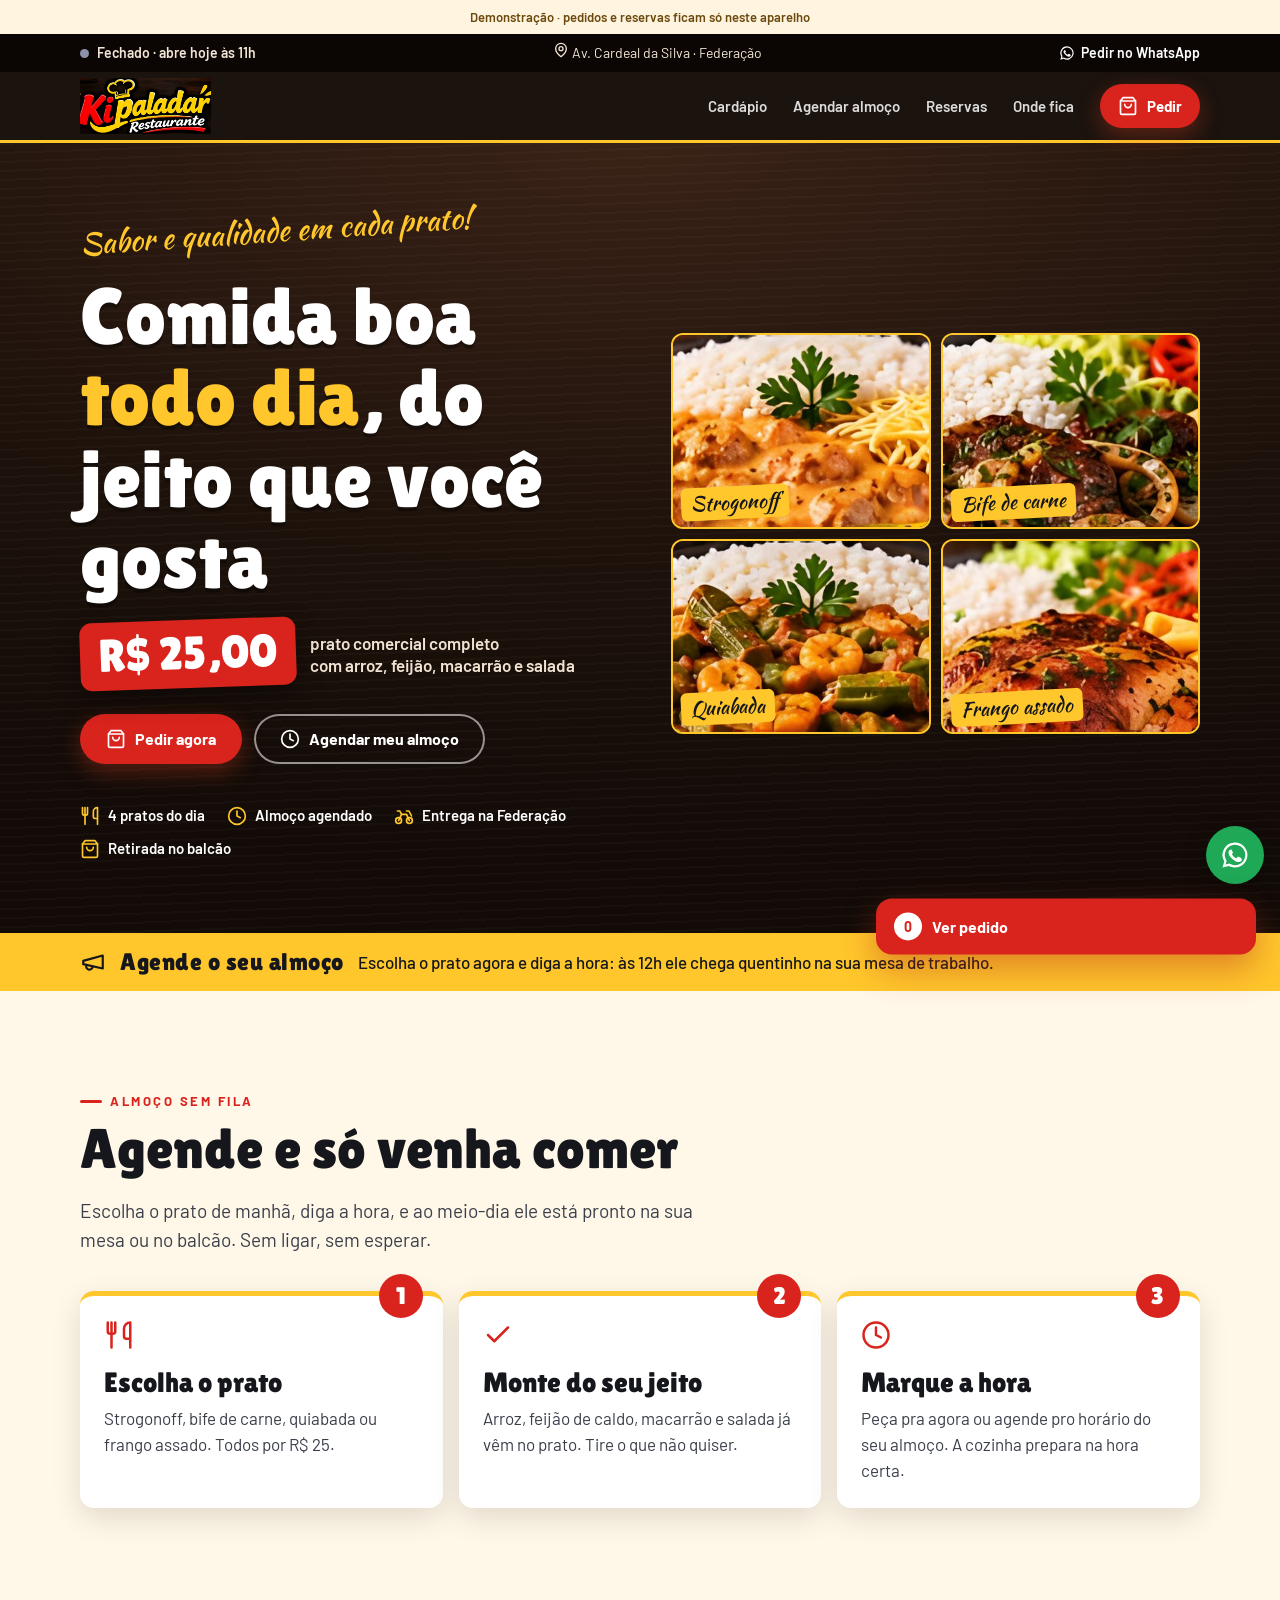
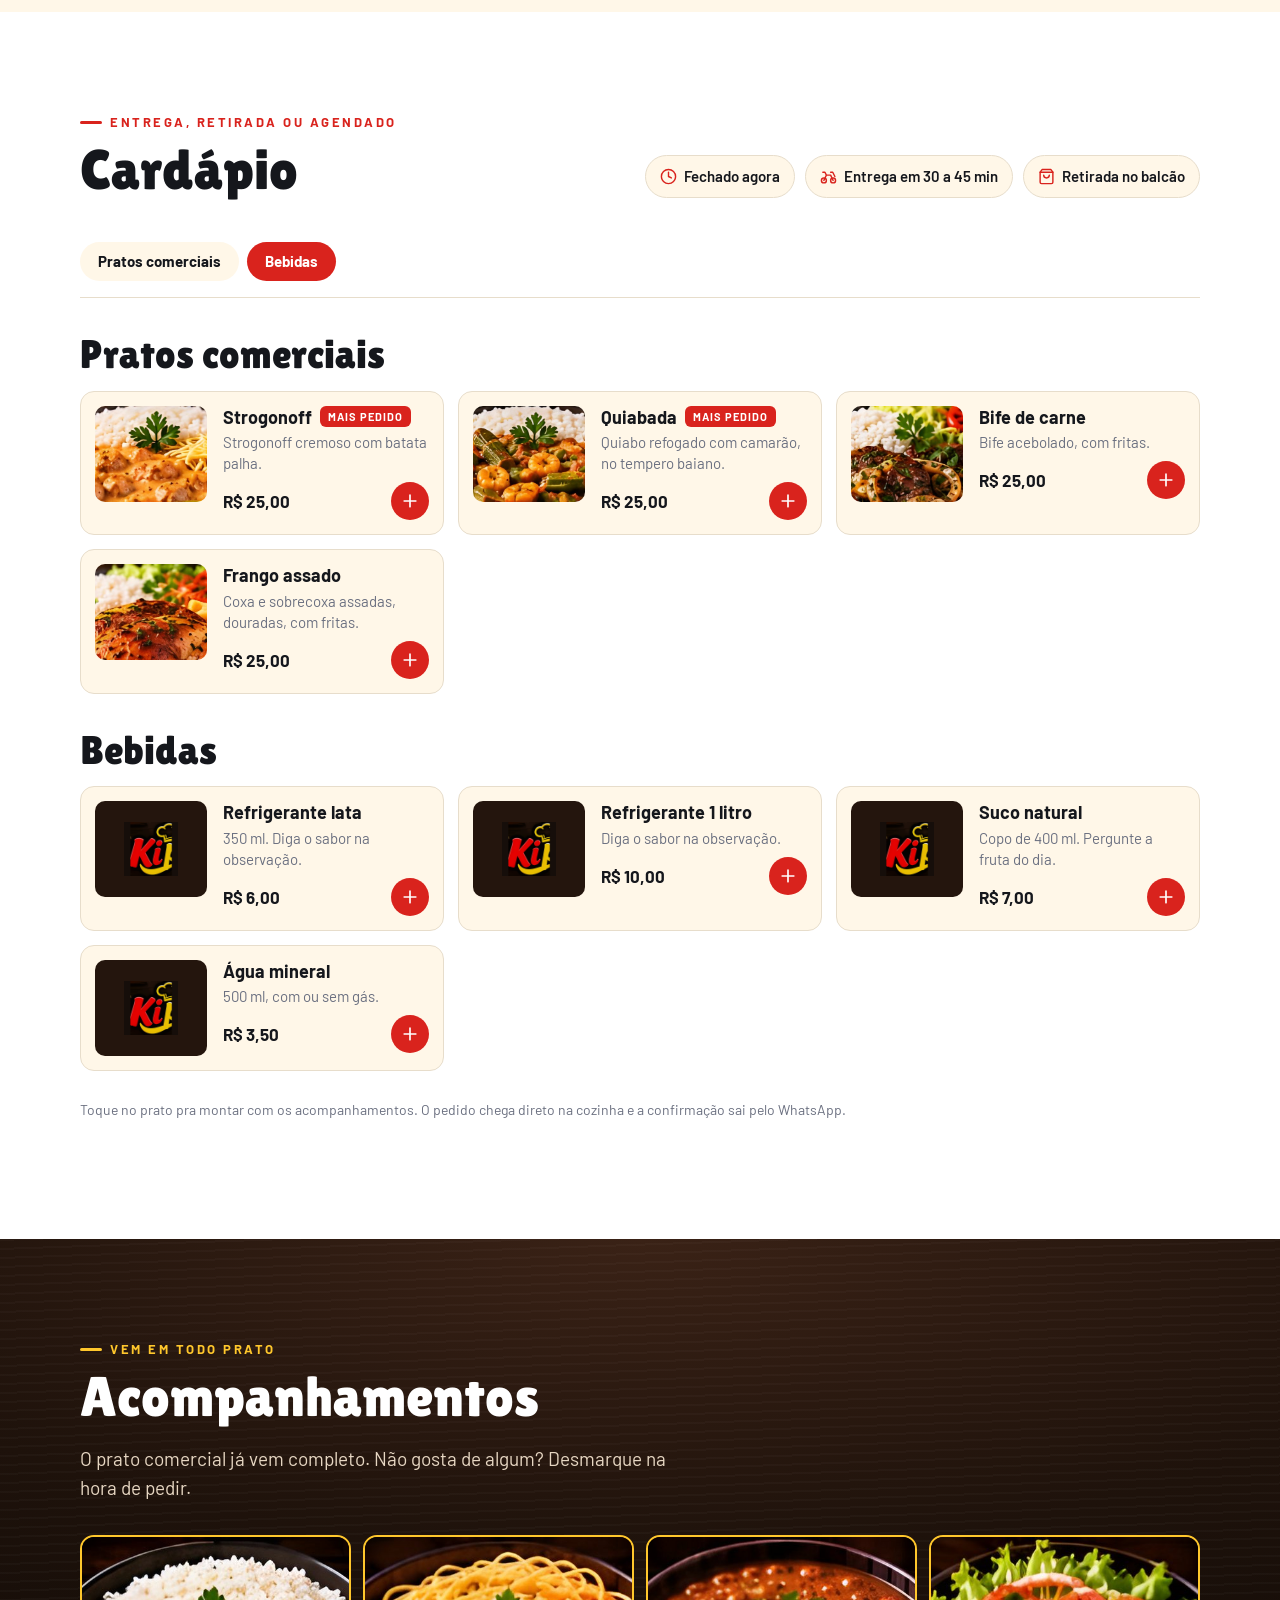
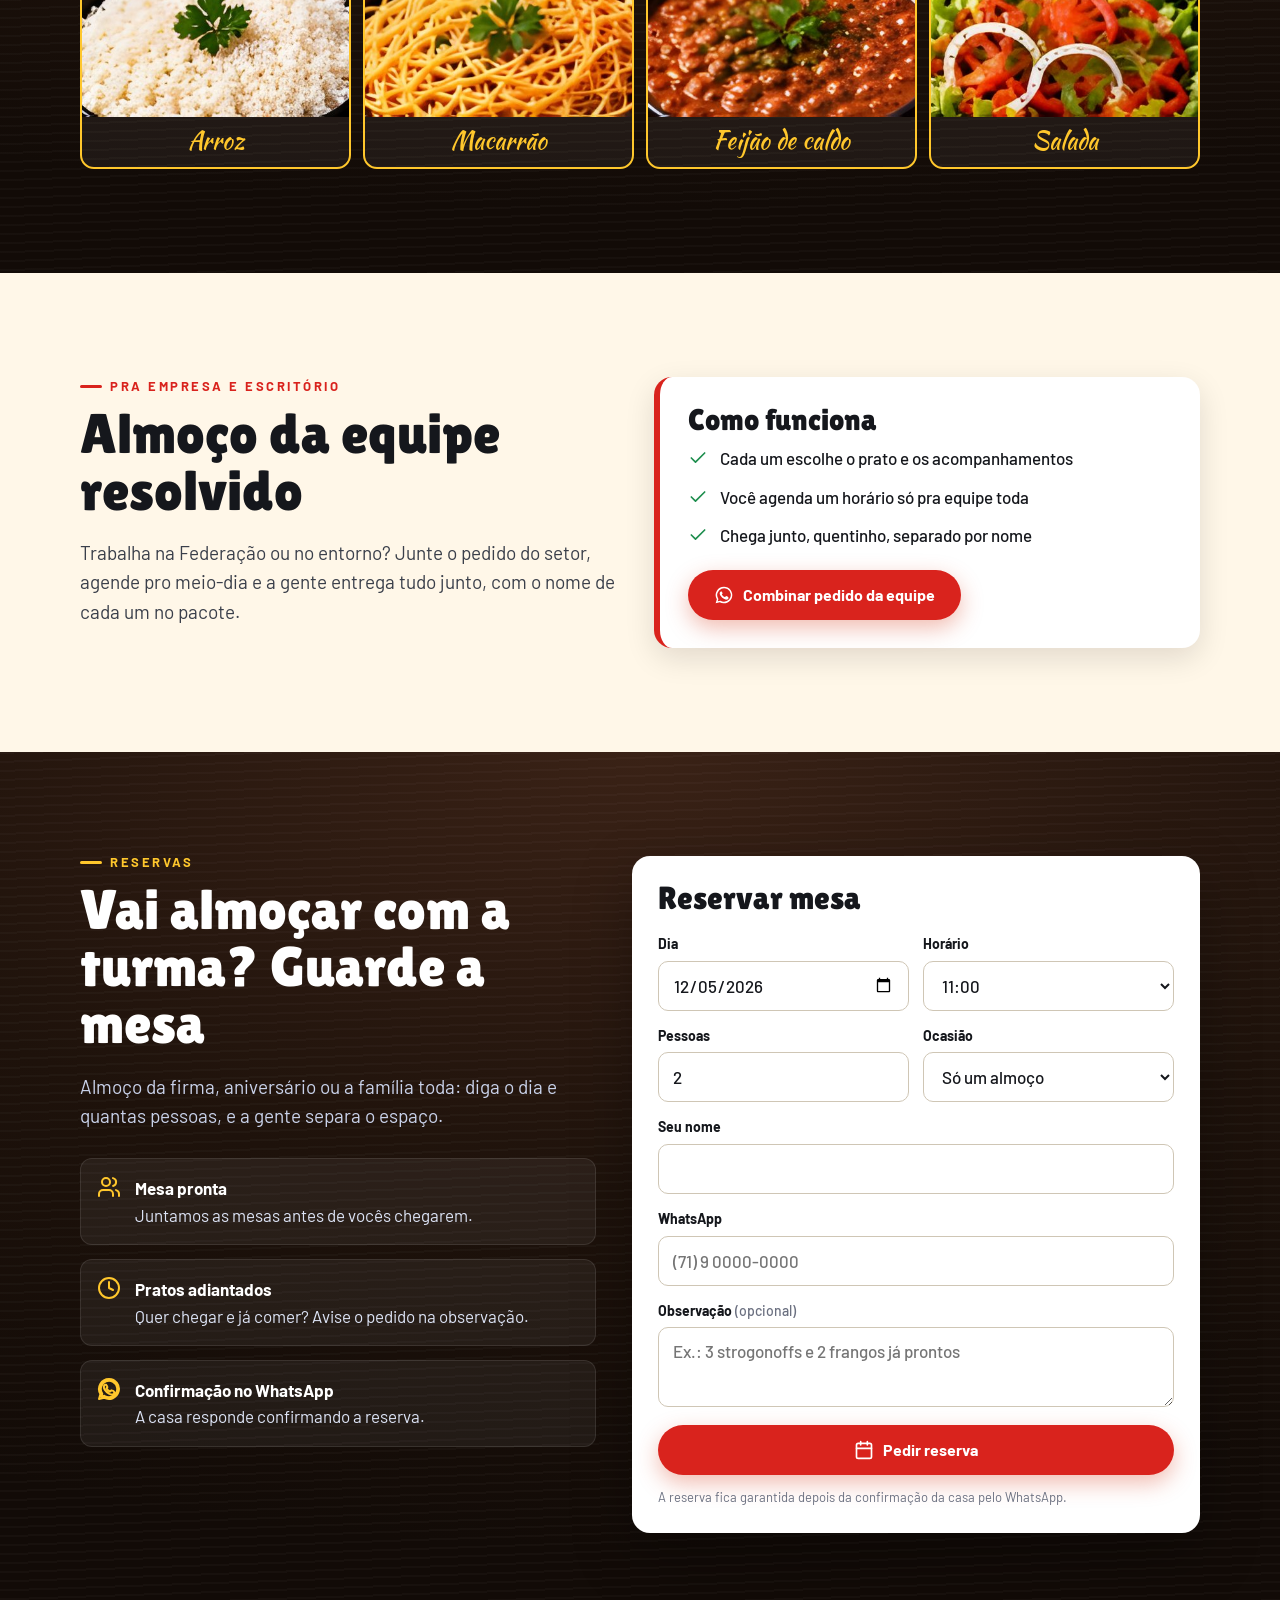
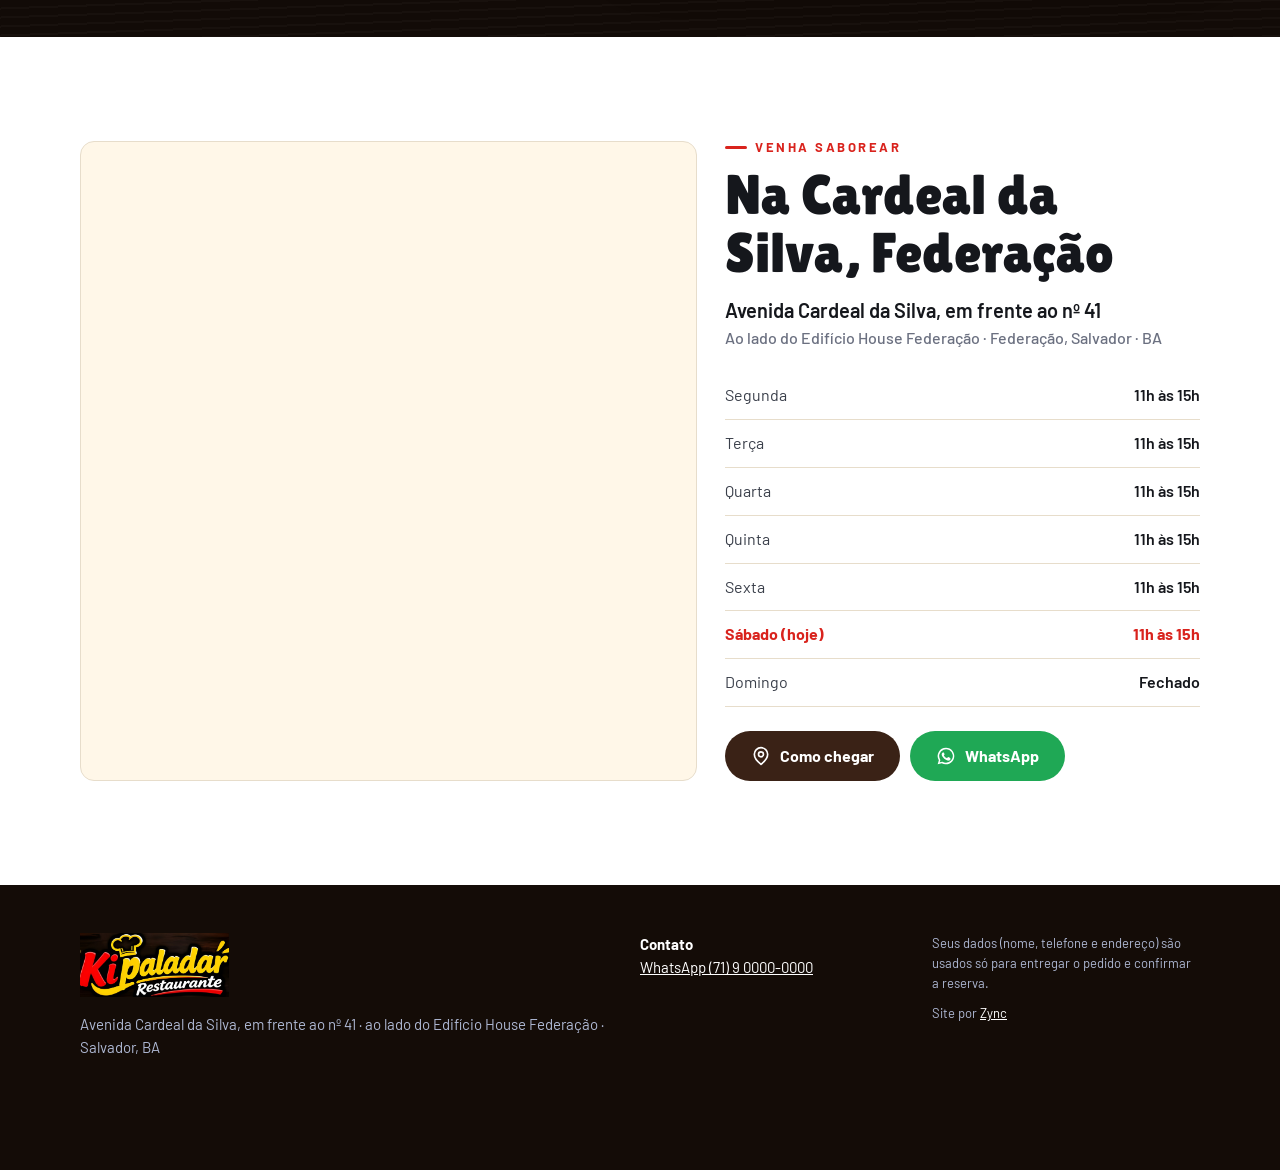
<file: index.html>
<!doctype html>
<html lang="pt-BR">
<head>
<meta charset="utf-8">
<meta name="viewport" content="width=device-width,initial-scale=1,viewport-fit=cover">
<title>Kipaladar Restaurante · Prato comercial na Federação, Salvador</title>
<meta name="description" content="Prato comercial a R$ 25 na Avenida Cardeal da Silva, Federação. Strogonoff, bife, quiabada e frango assado com arroz, feijão, macarrão e salada. Peça agora ou agende o seu almoço.">
<meta name="theme-color" content="#140C07">
<meta property="og:title" content="Kipaladar Restaurante · Comida boa todo dia">
<meta property="og:description" content="Prato comercial a R$ 25 na Federação. Peça agora ou agende o seu almoço.">
<meta property="og:image" content="fotos/og.jpg">
<meta property="og:type" content="website">
<link rel="icon" href="fotos/icone.png">
<link rel="apple-touch-icon" href="fotos/icone.png">
<link rel="preconnect" href="https://fonts.googleapis.com">
<link rel="preconnect" href="https://fonts.gstatic.com" crossorigin>
<link href="https://fonts.googleapis.com/css2?family=Barlow:wght@400;500;600;700&family=Kaushan+Script&family=Lilita+One&display=swap" rel="stylesheet">
<link rel="stylesheet" href="assets/site.css?v=20261015115218">
<script type="application/ld+json">
{"@context":"https://schema.org","@type":"Restaurant","name":"Kipaladar Restaurante","servesCuisine":["Comida caseira","Prato comercial","Comida baiana"],
"priceRange":"R$ 25","image":"fotos/og.jpg",
"address":{"@type":"PostalAddress","streetAddress":"Avenida Cardeal da Silva, em frente ao 41","addressLocality":"Salvador","addressRegion":"BA","addressCountry":"BR","description":"Federação, ao lado do Edifício House Federação"}}
</script>
</head>
<body>

<svg width="0" height="0" style="position:absolute" aria-hidden="true">
  <symbol id="i-wa" viewBox="0 0 24 24"><path d="M12 2a10 10 0 0 0-8.6 15.1L2 22l5-1.3A10 10 0 1 0 12 2Zm0 18.2a8.2 8.2 0 0 1-4.2-1.2l-.3-.2-3 .8.8-2.9-.2-.3A8.2 8.2 0 1 1 12 20.2Zm4.5-6.1c-.2-.1-1.5-.7-1.7-.8-.2-.1-.4-.1-.6.1l-.8 1c-.1.2-.3.2-.5.1a6.7 6.7 0 0 1-3.3-2.9c-.3-.4.2-.4.7-1.3.1-.2 0-.3 0-.4l-.8-1.8c-.2-.5-.4-.4-.6-.4h-.5a1 1 0 0 0-.7.3 3 3 0 0 0-.9 2.2 5.2 5.2 0 0 0 1.1 2.7 11.8 11.8 0 0 0 4.5 4c1.7.7 2.3.8 3.2.6.5-.1 1.5-.6 1.7-1.2.2-.6.2-1.1.2-1.2-.1-.1-.3-.2-.5-.3Z"/></symbol>
  <symbol id="i-fone" viewBox="0 0 24 24"><path d="M22 16.9v3a2 2 0 0 1-2.2 2 19.8 19.8 0 0 1-8.6-3.1 19.5 19.5 0 0 1-6-6A19.8 19.8 0 0 1 2.1 4.2 2 2 0 0 1 4.1 2h3a2 2 0 0 1 2 1.7c.1 1 .4 1.9.7 2.8a2 2 0 0 1-.5 2.1L8 9.9a16 16 0 0 0 6 6l1.3-1.3a2 2 0 0 1 2.1-.4c.9.3 1.8.6 2.8.7a2 2 0 0 1 1.7 2Z"/></symbol>
  <symbol id="i-pin" viewBox="0 0 24 24"><path d="M20 10c0 6-8 12-8 12s-8-6-8-12a8 8 0 0 1 16 0Z"/><circle cx="12" cy="10" r="3"/></symbol>
  <symbol id="i-relogio" viewBox="0 0 24 24"><circle cx="12" cy="12" r="10"/><path d="M12 6v6l4 2"/></symbol>
  <symbol id="i-sacola" viewBox="0 0 24 24"><path d="M6 2 3 6v14a2 2 0 0 0 2 2h14a2 2 0 0 0 2-2V6l-3-4Z"/><path d="M3 6h18M16 10a4 4 0 0 1-8 0"/></symbol>
  <symbol id="i-fogo" viewBox="0 0 24 24"><path d="M8.5 14.5A2.5 2.5 0 0 0 11 12c0-1.4-.5-2-1-3-1.1-2.1-.2-4.1 2-6 .5 2.5 2 4.9 4 6.5 2 1.6 3 3.5 3 5.5a7 7 0 1 1-14 0c0-1.2.4-2.3 1-3.3.2 1.5 1.4 2.8 2.5 2.8Z"/></symbol>
  <symbol id="i-pizza" viewBox="0 0 24 24"><path d="M15 11h.01M11 15h.01M16 16h.01"/><path d="m2 16 20 6-6-20A20 20 0 0 0 2 16"/><path d="M5.7 17.1C7 12 11.4 7.6 16.6 6.3"/></symbol>
  <symbol id="i-prato" viewBox="0 0 24 24"><path d="M3 2v7c0 1.1.9 2 2 2h2a2 2 0 0 0 2-2V2M6 2v20M21 15V2a5 5 0 0 0-5 5v6c0 1.1.9 2 2 2h3Zm0 0v7"/></symbol>
  <symbol id="i-check" viewBox="0 0 24 24"><path d="M20 6 9 17l-5-5"/></symbol>
  <symbol id="i-mais" viewBox="0 0 24 24"><path d="M12 5v14M5 12h14"/></symbol>
  <symbol id="i-menos" viewBox="0 0 24 24"><path d="M5 12h14"/></symbol>
  <symbol id="i-x" viewBox="0 0 24 24"><path d="M18 6 6 18M6 6l12 12"/></symbol>
  <symbol id="i-estrela" viewBox="0 0 24 24"><path d="m12 2 3.1 6.3 6.9 1-5 4.9 1.2 6.8L12 17.8 5.8 21l1.2-6.8-5-4.9 6.9-1Z"/></symbol>
  <symbol id="i-insta" viewBox="0 0 24 24"><rect x="2" y="2" width="20" height="20" rx="5"/><circle cx="12" cy="12" r="4"/><path d="M17.5 6.5h.01"/></symbol>
  <symbol id="i-cal" viewBox="0 0 24 24"><rect x="3" y="4" width="18" height="18" rx="2"/><path d="M16 2v4M8 2v4M3 10h18"/></symbol>
  <symbol id="i-gente" viewBox="0 0 24 24"><path d="M16 21v-2a4 4 0 0 0-4-4H6a4 4 0 0 0-4 4v2"/><circle cx="9" cy="7" r="4"/><path d="M22 21v-2a4 4 0 0 0-3-3.9M16 3.1a4 4 0 0 1 0 7.8"/></symbol>
  <symbol id="i-moto" viewBox="0 0 24 24"><circle cx="5.5" cy="17.5" r="3.5"/><circle cx="18.5" cy="17.5" r="3.5"/><path d="M15 6h3l3 6M5.5 17.5 9 10h6l3.5 7.5M9 10 7 6H4"/></symbol>
  <symbol id="i-trofeu" viewBox="0 0 24 24"><path d="M6 9H4.5a2.5 2.5 0 0 1 0-5H6M18 9h1.5a2.5 2.5 0 0 0 0-5H18M4 22h16M10 14.7V17c0 .6-.5 1-1 1.2C7.9 18.8 7 20.2 7 22M14 14.7V17c0 .6.5 1 1 1.2 1.2.6 2 2 2 3.8M18 2H6v7a6 6 0 0 0 12 0Z"/></symbol>
  <symbol id="i-jornal" viewBox="0 0 24 24"><path d="M4 22h16a2 2 0 0 0 2-2V4a2 2 0 0 0-2-2H8a2 2 0 0 0-2 2v16a2 2 0 0 1-2 2Zm0 0a2 2 0 0 1-2-2v-9c0-1.1.9-2 2-2h2M18 14h-8M15 18h-5M10 6h8v4h-8Z"/></symbol>
  <symbol id="i-presente" viewBox="0 0 24 24"><path d="M20 12v10H4V12M2 7h20v5H2zM12 22V7M12 7H7.5a2.5 2.5 0 0 1 0-5C11 2 12 7 12 7ZM12 7h4.5a2.5 2.5 0 0 0 0-5C13 2 12 7 12 7Z"/></symbol>
  <symbol id="i-megafone" viewBox="0 0 24 24"><path d="m3 11 18-5v12L3 14v-3Z"/><path d="M11.6 16.8a3 3 0 1 1-5.8-1.6"/></symbol>
  <symbol id="i-chapeu" viewBox="0 0 24 24"><path d="M6 13.9A4 4 0 0 1 7.5 6a5 5 0 0 1 9 0A4 4 0 0 1 18 13.9V20H6Z"/><path d="M6 17h12"/></symbol>
</svg>

<div class="demo-aviso" id="demo-aviso" hidden>Demonstração · pedidos e reservas ficam só neste aparelho</div>

<div class="faixa">
  <div class="wrap">
    <div class="st" id="st"><i></i><span id="st-txt">…</span></div>
    <span class="end"><svg class="ico" style="width:16px;height:16px"><use href="#i-pin"/></svg>&nbsp;Av. Cardeal da Silva · Federação</span>
    <a id="faixa-wa" target="_blank" rel="noopener"><svg class="ico cheio"><use href="#i-wa"/></svg>Pedir no WhatsApp</a>
  </div>
</div>

<header class="cab">
  <div class="wrap">
    <a class="marca" href="#topo" aria-label="Kipaladar Restaurante, início"><img src="fotos/logo.jpg" alt="Kipaladar Restaurante" width="117" height="50"></a>
    <nav class="nav" aria-label="Seções">
      <a href="#cardapio">Cardápio</a><a href="#como">Agendar almoço</a><a href="#reservas">Reservas</a><a href="#onde">Onde fica</a>
    </nav>
    <a class="btn btn-verm" href="#cardapio"><svg class="ico"><use href="#i-sacola"/></svg>Pedir</a>
  </div>
</header>

<main id="topo">

<section class="hero">
  <div class="wrap hero-in">
   <div>
    <span class="script">Sabor e qualidade em cada prato!</span>
    <h1>Comida boa <em>todo dia</em>, do jeito que você gosta</h1>
    <div class="preco-hero"><b>R$ 25,00</b><span>prato comercial completo<br>com arroz, feijão, macarrão e salada</span></div>
    <div class="acoes">
      <a class="btn btn-verm" href="#cardapio"><svg class="ico"><use href="#i-sacola"/></svg>Pedir agora</a>
      <a class="btn btn-linha" href="#como"><svg class="ico"><use href="#i-relogio"/></svg>Agendar meu almoço</a>
    </div>
    <div class="chips">
      <span><svg class="ico"><use href="#i-prato"/></svg>4 pratos do dia</span>
      <span><svg class="ico"><use href="#i-relogio"/></svg>Almoço agendado</span>
      <span><svg class="ico"><use href="#i-moto"/></svg>Entrega na Federação</span>
      <span><svg class="ico"><use href="#i-sacola"/></svg>Retirada no balcão</span>
    </div>
   </div>
   <div class="mosaico" aria-hidden="true">
     <figure><img src="fotos/strogonoff.jpg" alt=""><figcaption>Strogonoff</figcaption></figure>
     <figure><img src="fotos/bife.jpg" alt=""><figcaption>Bife de carne</figcaption></figure>
     <figure><img src="fotos/quiabada.jpg" alt=""><figcaption>Quiabada</figcaption></figure>
     <figure><img src="fotos/frango.jpg" alt=""><figcaption>Frango assado</figcaption></figure>
   </div>
  </div>
</section>

<div class="aviso" id="aviso" hidden>
  <div class="wrap"><svg class="ico"><use href="#i-megafone"/></svg><b id="aviso-t"></b><p id="aviso-x"></p></div>
</div>

<section class="sec" id="como">
  <div class="wrap">
    <div class="olho">Almoço sem fila</div>
    <h2>Agende e só venha comer</h2>
    <p class="lead">Escolha o prato de manhã, diga a hora, e ao meio-dia ele está pronto na sua mesa ou no balcão. Sem ligar, sem esperar.</p>
    <div class="passos">
      <article class="passo"><svg class="ico"><use href="#i-prato"/></svg><h3>Escolha o prato</h3><p>Strogonoff, bife de carne, quiabada ou frango assado. Todos por R$ 25.</p></article>
      <article class="passo"><svg class="ico"><use href="#i-check"/></svg><h3>Monte do seu jeito</h3><p>Arroz, feijão de caldo, macarrão e salada já vêm no prato. Tire o que não quiser.</p></article>
      <article class="passo"><svg class="ico"><use href="#i-relogio"/></svg><h3>Marque a hora</h3><p>Peça pra agora ou agende pro horário do seu almoço. A cozinha prepara na hora certa.</p></article>
    </div>
  </div>
</section>

<section class="sec" id="cardapio">
  <div class="wrap">
    <div class="cab-sec">
      <div>
        <div class="olho">Entrega, retirada ou agendado</div>
        <h2>Cardápio</h2>
      </div>
      <div class="info-entrega" id="info-entrega"></div>
    </div>
    <div class="abas" id="abas" role="tablist"></div>
    <div id="lista"></div>
    <p class="nota">Toque no prato pra montar com os acompanhamentos. O pedido chega direto na cozinha e a confirmação sai pelo WhatsApp.</p>
  </div>
</section>

<section class="sec" id="acomp">
  <div class="wrap">
    <div class="olho">Vem em todo prato</div>
    <h2>Acompanhamentos</h2>
    <p class="lead" style="color:#E6D6C2">O prato comercial já vem completo. Não gosta de algum? Desmarque na hora de pedir.</p>
    <div class="acomp-grid">
      <figure><img src="fotos/arroz.jpg" alt="Arroz branco soltinho" loading="lazy"><figcaption>Arroz</figcaption></figure>
      <figure><img src="fotos/macarrao.jpg" alt="Macarrão" loading="lazy"><figcaption>Macarrão</figcaption></figure>
      <figure><img src="fotos/feijao.jpg" alt="Feijão de caldo" loading="lazy"><figcaption>Feijão de caldo</figcaption></figure>
      <figure><img src="fotos/salada.jpg" alt="Salada de alface, tomate e cebola" loading="lazy"><figcaption>Salada</figcaption></figure>
    </div>
  </div>
</section>

<section class="sec">
  <div class="wrap firma">
    <div>
      <div class="olho">Pra empresa e escritório</div>
      <h2>Almoço da equipe resolvido</h2>
      <p class="lead">Trabalha na Federação ou no entorno? Junte o pedido do setor, agende pro meio-dia e a gente entrega tudo junto, com o nome de cada um no pacote.</p>
    </div>
    <div class="card">
      <h3>Como funciona</h3>
      <ul class="lista-check" style="margin:0 0 22px">
        <li><svg class="ico"><use href="#i-check"/></svg>Cada um escolhe o prato e os acompanhamentos</li>
        <li><svg class="ico"><use href="#i-check"/></svg>Você agenda um horário só pra equipe toda</li>
        <li><svg class="ico"><use href="#i-check"/></svg>Chega junto, quentinho, separado por nome</li>
      </ul>
      <a class="btn btn-verm" id="btn-firma" target="_blank" rel="noopener"><svg class="ico cheio"><use href="#i-wa"/></svg>Combinar pedido da equipe</a>
    </div>
  </div>
</section>

<section class="sec" id="reservas">
  <div class="wrap reserva">
    <div>
      <div class="olho">Reservas</div>
      <h2>Vai almoçar com a turma? Guarde a mesa</h2>
      <p class="lead">Almoço da firma, aniversário ou a família toda: diga o dia e quantas pessoas, e a gente separa o espaço.</p>
      <div class="beneficios">
        <div><svg class="ico"><use href="#i-gente"/></svg><span><b>Mesa pronta</b>Juntamos as mesas antes de vocês chegarem.</span></div>
        <div><svg class="ico"><use href="#i-relogio"/></svg><span><b>Pratos adiantados</b>Quer chegar e já comer? Avise o pedido na observação.</span></div>
        <div><svg class="ico"><use href="#i-wa"/></svg><span><b>Confirmação no WhatsApp</b>A casa responde confirmando a reserva.</span></div>
      </div>
    </div>
    <form class="form" id="form-reserva" novalidate>
      <h3>Reservar mesa</h3>
      <div class="campos">
        <div class="campo"><label for="r-data">Dia</label><input type="date" id="r-data" required></div>
        <div class="campo"><label for="r-hora">Horário</label><select id="r-hora" required></select></div>
        <div class="campo"><label for="r-pessoas">Pessoas</label><input type="number" id="r-pessoas" min="1" max="40" value="2" inputmode="numeric" required></div>
        <div class="campo"><label for="r-ocasiao">Ocasião</label><select id="r-ocasiao"><option value="">Só um almoço</option><option>Almoço da firma</option><option>Aniversário</option><option>Almoço em família</option><option>Outro</option></select></div>
        <div class="campo cheio"><label for="r-nome">Seu nome</label><input id="r-nome" autocomplete="name" required></div>
        <div class="campo cheio"><label for="r-fone">WhatsApp</label><input id="r-fone" type="tel" inputmode="tel" autocomplete="tel" placeholder="(71) 9 0000-0000" required></div>
        <div class="campo cheio"><label for="r-obs">Observação <span style="font-weight:500;color:var(--suave)">(opcional)</span></label><textarea id="r-obs" placeholder="Ex.: 3 strogonoffs e 2 frangos já prontos"></textarea></div>
      </div>
      <button class="btn btn-verm btn-bloco" type="submit"><svg class="ico"><use href="#i-cal"/></svg>Pedir reserva</button>
      <p class="miudo">A reserva fica garantida depois da confirmação da casa pelo WhatsApp.</p>
    </form>
  </div>
</section>

<section class="sec" id="onde">
  <div class="wrap onde">
    <div class="mapa"><iframe id="mapa" title="Mapa do Kipaladar" loading="lazy" referrerpolicy="no-referrer-when-downgrade"></iframe></div>
    <div>
      <div class="olho">Venha saborear</div>
      <h2>Na Cardeal da Silva, Federação</h2>
      <p class="endereco" id="endereco"></p>
      <table class="horas" id="horas"></table>
      <div class="contatos">
        <a class="btn btn-azul" id="btn-rota" target="_blank" rel="noopener"><svg class="ico"><use href="#i-pin"/></svg>Como chegar</a>
        <a class="btn btn-wa" id="btn-wa" target="_blank" rel="noopener"><svg class="ico cheio"><use href="#i-wa"/></svg>WhatsApp</a>
      </div>
    </div>
  </div>
</section>

</main>

<footer class="rodape">
  <div class="wrap">
    <div>
      <a class="marca" href="#topo"><img src="fotos/logo.jpg" alt="Kipaladar Restaurante" width="150" height="64"></a>
      <p style="margin-top:16px">Avenida Cardeal da Silva, em frente ao nº 41 · ao lado do Edifício House Federação · Salvador, BA</p>
    </div>
    <div>
      <p><b style="color:#fff">Contato</b></p>
      <p><a id="rod-wa" target="_blank" rel="noopener">WhatsApp</a></p>
    </div>
    <div>
      <p style="font-size:13px">Seus dados (nome, telefone e endereço) são usados só para entregar o pedido e confirmar a reserva.</p>
      <p style="font-size:13px;margin-top:10px">Site por <a href="https://zynchub.com.br" target="_blank" rel="noopener">Zync</a></p>
    </div>
  </div>
</footer>

<button class="barra" id="barra" type="button"><span><span class="qt" id="barra-qt">0</span>Ver pedido</span><span id="barra-tot"></span></button>
<a class="wa-flut" id="wa-flut" target="_blank" rel="noopener" aria-label="Falar no WhatsApp"><svg class="ico cheio"><use href="#i-wa"/></svg></a>

<div class="veu" id="veu"></div>
<aside class="gaveta" id="gaveta" aria-label="Seu pedido" aria-hidden="true">
  <div class="g-cab"><h3 id="g-titulo">Seu pedido</h3><button class="fechar" data-fechar aria-label="Fechar"><svg class="ico"><use href="#i-x"/></svg></button></div>
  <div class="g-corpo" id="g-corpo"></div>
  <div class="g-rod" id="g-rod"></div>
</aside>

<dialog id="m-item"></dialog>
<dialog id="m-ok"></dialog>
<div class="toast" id="toast"></div>

<script src="assets/config.js?v=20261015115218"></script>
<script src="assets/dados.js?v=20261015115218"></script>
<script src="assets/site.js?v=20261015115218"></script>
</body>
</html>
</file>
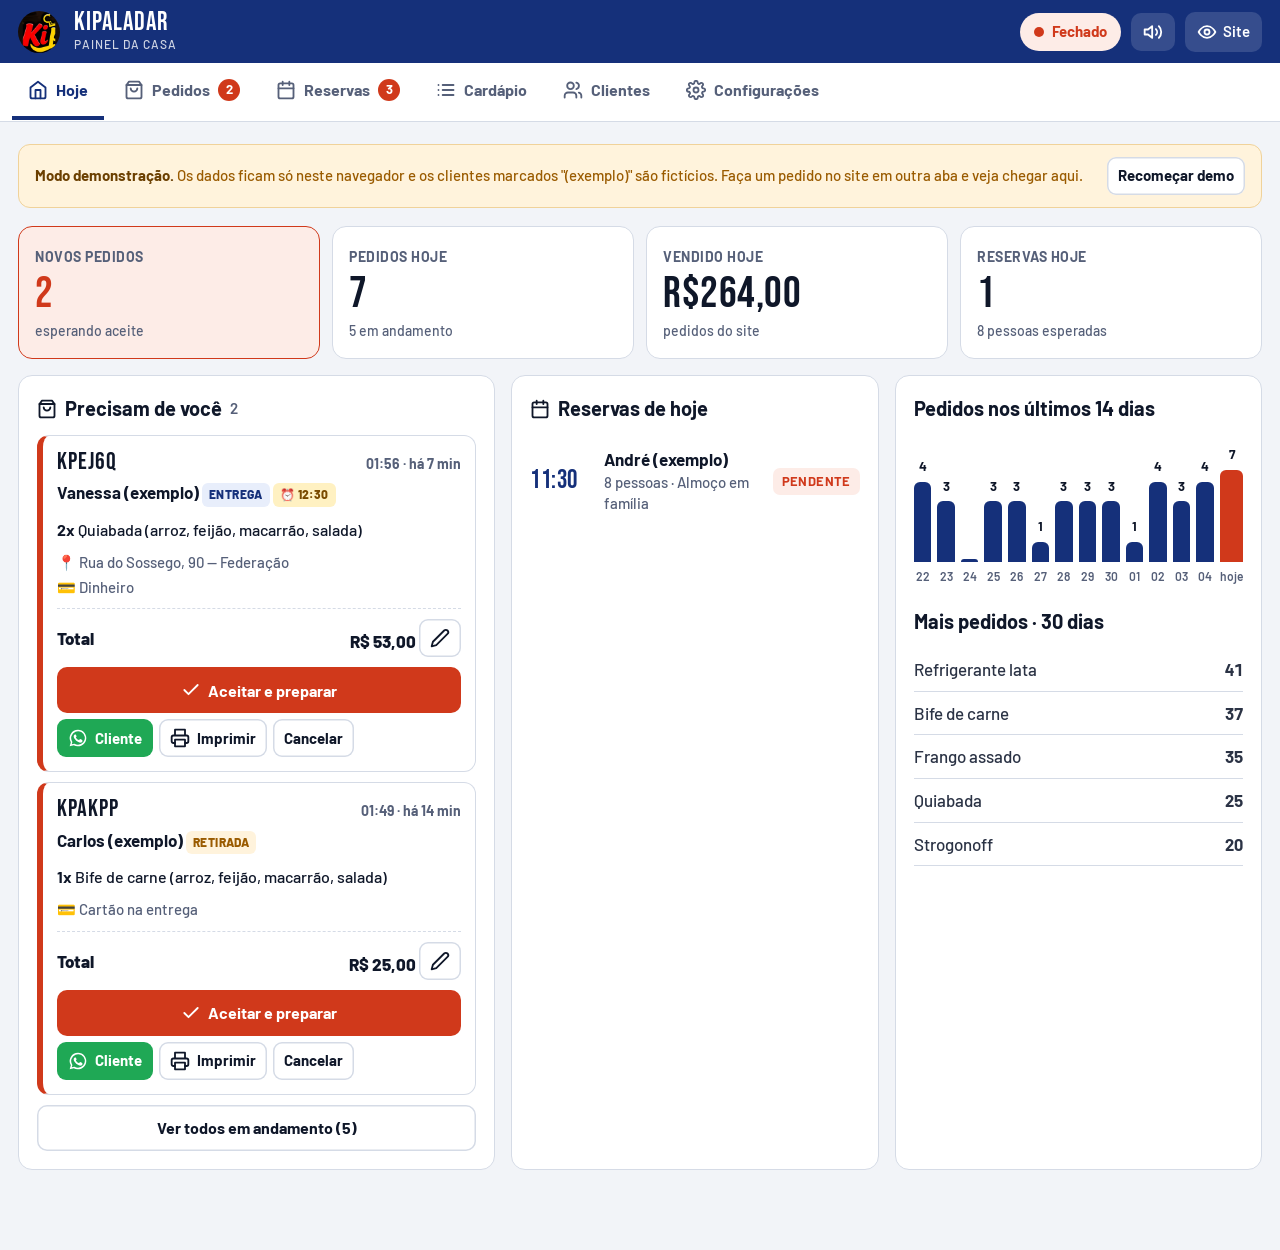
<file: admin.html>
<!doctype html>
<html lang="pt-BR">
<head>
<meta charset="utf-8">
<meta name="viewport" content="width=device-width,initial-scale=1">
<title>Painel · Kipaladar</title>
<meta name="robots" content="noindex,nofollow">
<meta name="theme-color" content="#15307A">
<link rel="icon" href="fotos/icone.png">
<link rel="preconnect" href="https://fonts.googleapis.com">
<link rel="preconnect" href="https://fonts.gstatic.com" crossorigin>
<link href="https://fonts.googleapis.com/css2?family=Barlow:wght@500;600;700;800&family=Bebas+Neue&display=swap" rel="stylesheet">
<link rel="stylesheet" href="assets/admin.css?v=20261015115218">
</head>
<body>
<svg width="0" height="0" style="position:absolute" aria-hidden="true">
  <symbol id="i-wa" viewBox="0 0 24 24"><path d="M12 2a10 10 0 0 0-8.6 15.1L2 22l5-1.3A10 10 0 1 0 12 2Zm0 18.2a8.2 8.2 0 0 1-4.2-1.2l-.3-.2-3 .8.8-2.9-.2-.3A8.2 8.2 0 1 1 12 20.2Zm4.5-6.1c-.2-.1-1.5-.7-1.7-.8-.2-.1-.4-.1-.6.1l-.8 1c-.1.2-.3.2-.5.1a6.7 6.7 0 0 1-3.3-2.9c-.3-.4.2-.4.7-1.3.1-.2 0-.3 0-.4l-.8-1.8c-.2-.5-.4-.4-.6-.4h-.5a1 1 0 0 0-.7.3 3 3 0 0 0-.9 2.2 5.2 5.2 0 0 0 1.1 2.7 11.8 11.8 0 0 0 4.5 4c1.7.7 2.3.8 3.2.6.5-.1 1.5-.6 1.7-1.2.2-.6.2-1.1.2-1.2-.1-.1-.3-.2-.5-.3Z"/></symbol>
  <symbol id="i-casa" viewBox="0 0 24 24"><path d="m3 9 9-7 9 7v11a2 2 0 0 1-2 2H5a2 2 0 0 1-2-2Z"/><path d="M9 22V12h6v10"/></symbol>
  <symbol id="i-sacola" viewBox="0 0 24 24"><path d="M6 2 3 6v14a2 2 0 0 0 2 2h14a2 2 0 0 0 2-2V6l-3-4Z"/><path d="M3 6h18M16 10a4 4 0 0 1-8 0"/></symbol>
  <symbol id="i-cal" viewBox="0 0 24 24"><rect x="3" y="4" width="18" height="18" rx="2"/><path d="M16 2v4M8 2v4M3 10h18"/></symbol>
  <symbol id="i-lista" viewBox="0 0 24 24"><path d="M8 6h13M8 12h13M8 18h13M3 6h.01M3 12h.01M3 18h.01"/></symbol>
  <symbol id="i-gente" viewBox="0 0 24 24"><path d="M16 21v-2a4 4 0 0 0-4-4H6a4 4 0 0 0-4 4v2"/><circle cx="9" cy="7" r="4"/><path d="M22 21v-2a4 4 0 0 0-3-3.9M16 3.1a4 4 0 0 1 0 7.8"/></symbol>
  <symbol id="i-eng" viewBox="0 0 24 24"><circle cx="12" cy="12" r="3"/><path d="M19.4 15a1.7 1.7 0 0 0 .3 1.8l.1.1a2 2 0 1 1-2.8 2.8l-.1-.1a1.7 1.7 0 0 0-1.8-.3 1.7 1.7 0 0 0-1 1.5V21a2 2 0 1 1-4 0v-.1a1.7 1.7 0 0 0-1.1-1.5 1.7 1.7 0 0 0-1.8.3l-.1.1a2 2 0 1 1-2.8-2.8l.1-.1a1.7 1.7 0 0 0 .3-1.8 1.7 1.7 0 0 0-1.5-1H3a2 2 0 1 1 0-4h.1a1.7 1.7 0 0 0 1.5-1.1 1.7 1.7 0 0 0-.3-1.8l-.1-.1a2 2 0 1 1 2.8-2.8l.1.1a1.7 1.7 0 0 0 1.8.3H9a1.7 1.7 0 0 0 1-1.5V3a2 2 0 1 1 4 0v.1a1.7 1.7 0 0 0 1 1.5 1.7 1.7 0 0 0 1.8-.3l.1-.1a2 2 0 1 1 2.8 2.8l-.1.1a1.7 1.7 0 0 0-.3 1.8V9a1.7 1.7 0 0 0 1.5 1H21a2 2 0 1 1 0 4h-.1a1.7 1.7 0 0 0-1.5 1Z"/></symbol>
  <symbol id="i-imp" viewBox="0 0 24 24"><path d="M6 9V2h12v7M6 18H4a2 2 0 0 1-2-2v-5a2 2 0 0 1 2-2h16a2 2 0 0 1 2 2v5a2 2 0 0 1-2 2h-2"/><path d="M6 14h12v8H6z"/></symbol>
  <symbol id="i-mais" viewBox="0 0 24 24"><path d="M12 5v14M5 12h14"/></symbol>
  <symbol id="i-x" viewBox="0 0 24 24"><path d="M18 6 6 18M6 6l12 12"/></symbol>
  <symbol id="i-check" viewBox="0 0 24 24"><path d="M20 6 9 17l-5-5"/></symbol>
  <symbol id="i-estrela" viewBox="0 0 24 24"><path d="m12 2 3.1 6.3 6.9 1-5 4.9 1.2 6.8L12 17.8 5.8 21l1.2-6.8-5-4.9 6.9-1Z"/></symbol>
  <symbol id="i-lapis" viewBox="0 0 24 24"><path d="M17 3a2.8 2.8 0 1 1 4 4L7.5 20.5 2 22l1.5-5.5Z"/></symbol>
  <symbol id="i-lixo" viewBox="0 0 24 24"><path d="M3 6h18M19 6v14a2 2 0 0 1-2 2H7a2 2 0 0 1-2-2V6M8 6V4a2 2 0 0 1 2-2h4a2 2 0 0 1 2 2v2"/></symbol>
  <symbol id="i-sair" viewBox="0 0 24 24"><path d="M9 21H5a2 2 0 0 1-2-2V5a2 2 0 0 1 2-2h4M16 17l5-5-5-5M21 12H9"/></symbol>
  <symbol id="i-olho" viewBox="0 0 24 24"><path d="M2 12s3.5-7 10-7 10 7 10 7-3.5 7-10 7S2 12 2 12Z"/><circle cx="12" cy="12" r="3"/></symbol>
  <symbol id="i-som" viewBox="0 0 24 24"><path d="M11 5 6 9H2v6h4l5 4Z"/><path d="M15.5 8.5a5 5 0 0 1 0 7M19 5a10 10 0 0 1 0 14"/></symbol>
  <symbol id="i-baixar" viewBox="0 0 24 24"><path d="M21 15v4a2 2 0 0 1-2 2H5a2 2 0 0 1-2-2v-4M7 10l5 5 5-5M12 15V3"/></symbol>
</svg>

<div id="app"></div>
<div id="comanda"></div>
<dialog id="dlg"></dialog>
<div class="toast" id="toast"></div>

<script src="assets/config.js?v=20261015115218"></script>
<script src="assets/dados.js?v=20261015115218"></script>
<script src="assets/admin.js?v=20261015115218"></script>
</body>
</html>
</file>
<file: assets/site.css>
/* Kipaladar Restaurante — site público
   Cores tiradas do flyer: madeira escura de fundo, vermelho do "Ki", amarelo do "paladar".
   (As variáveis --azul* guardam o tom de madeira; o nome ficou da base do projeto.) */
:root{
  --azul:#3A2216; --azul-2:#24150D; --azul-3:#140C07;
  --verm:#D9231D; --verm-2:#B01A15;
  --brasa:#FFC72C;
  --creme:#FFF7E8; --papel:#FFFFFF; --tinta:#15171C; --texto:#3A3F4A; --suave:#6B7080; --linha:#E7DDCB;
  --ok:#1E8E4E;
  --r:14px; --sombra:0 10px 30px rgba(20,12,7,.12);
  --display:'Lilita One','Arial Rounded MT Bold',Impact,sans-serif;
  --script:'Kaushan Script',cursive;
  --madeira:repeating-linear-gradient(178deg,rgba(255,255,255,.025) 0 2px,transparent 2px 9px),radial-gradient(120% 90% at 50% 0%,#3A2216 0%,#1E120B 55%,#120B07 100%);
  --corpo:'Barlow',system-ui,-apple-system,'Segoe UI',sans-serif;
}
*{box-sizing:border-box}
html{scroll-behavior:smooth;scroll-padding-top:72px}
body{margin:0;background:var(--creme);color:var(--texto);font:400 17px/1.55 var(--corpo);-webkit-font-smoothing:antialiased}
img{max-width:100%;display:block}
a{color:inherit}
h1,h2,h3{font-family:var(--display);font-weight:400;color:var(--tinta);letter-spacing:.5px;line-height:1;margin:0}
h2{font-size:clamp(40px,6vw,64px)}
.wrap{max-width:1160px;margin:0 auto;padding:0 20px}
.sec{padding:84px 0}
.olho{font:700 13px/1 var(--corpo);letter-spacing:2.5px;text-transform:uppercase;color:var(--verm);margin-bottom:12px;display:flex;align-items:center;gap:8px}
.olho::before{content:"";width:22px;height:3px;background:var(--verm);border-radius:2px}
.lead{font-size:19px;max-width:620px;color:var(--texto)}
.ico{width:20px;height:20px;flex:none;fill:none;stroke:currentColor;stroke-width:2;stroke-linecap:round;stroke-linejoin:round}
.ico.cheio{fill:currentColor;stroke:none}

/* botões */
.btn{display:inline-flex;align-items:center;justify-content:center;gap:9px;border:0;border-radius:999px;padding:15px 26px;font:700 16px/1 var(--corpo);cursor:pointer;text-decoration:none;transition:transform .15s,background .15s,box-shadow .15s;white-space:nowrap}
.btn:active{transform:scale(.97)}
.btn-verm{background:var(--verm);color:#fff;box-shadow:0 8px 22px rgba(216,64,31,.35)}
.btn-verm:hover{background:var(--verm-2)}
.btn-branco{background:#fff;color:var(--azul-2)}
.btn-linha{background:transparent;color:#fff;box-shadow:inset 0 0 0 2px rgba(255,255,255,.55)}
.btn-linha:hover{box-shadow:inset 0 0 0 2px #fff}
.btn-azul{background:var(--azul);color:#fff}
.btn-azul:hover{background:var(--azul-2)}
.btn-wa{background:#1FA855;color:#fff}
.btn-bloco{width:100%}
.btn[disabled]{opacity:.5;pointer-events:none}

/* faixa de status */
.faixa{background:var(--azul-3);color:#DCE3F5;font-size:14px}
.faixa .wrap{display:flex;justify-content:space-between;align-items:center;gap:12px;min-height:38px}
.faixa a{text-decoration:none;font-weight:600;color:#fff;display:flex;align-items:center;gap:6px}
.faixa .ico{width:16px;height:16px}
.st{display:flex;align-items:center;gap:8px;font-weight:600}
.st i{width:9px;height:9px;border-radius:50%;background:#8C93A8}
.st.on i{background:#3BD07A;box-shadow:0 0 0 4px rgba(59,208,122,.25)}
.faixa .end{display:none}

/* cabeçalho */
.cab{position:sticky;top:0;z-index:40;background:rgba(20,12,7,.97);backdrop-filter:blur(8px);color:#fff}
.cab .wrap{display:flex;align-items:center;gap:18px;height:68px}
.marca{display:flex;align-items:center;gap:11px;text-decoration:none;color:#fff}
.marca img{width:48px;height:48px;border-radius:50%;box-shadow:0 0 0 2px rgba(255,255,255,.15)}
.marca b{font:400 26px/1 var(--display);letter-spacing:1px;display:block}
.marca small{font-size:11px;letter-spacing:2px;text-transform:uppercase;opacity:.75}
.nav{display:none;margin-left:auto;gap:26px}
.nav a{text-decoration:none;font-weight:600;font-size:15px;opacity:.85}
.nav a:hover{opacity:1}
.cab .btn{margin-left:auto;padding:12px 18px;font-size:15px}

/* hero */
.hero{position:relative;background:var(--azul-3);color:#fff;overflow:hidden}
.hero-bg{position:absolute;inset:0;background:url(../fotos/strogonoff.jpg) 70% 50%/cover}
.hero::after{content:"";position:absolute;inset:0;background:linear-gradient(90deg,rgba(20,12,7,.97) 0%,rgba(20,12,7,.86) 45%,rgba(20,12,7,.35) 100%),linear-gradient(0deg,rgba(20,12,7,.9),transparent 45%)}
.hero .wrap{position:relative;z-index:1;padding-top:64px;padding-bottom:72px}
.selo{display:inline-flex;align-items:center;gap:8px;background:rgba(255,255,255,.1);border:1px solid rgba(255,255,255,.18);padding:8px 14px;border-radius:999px;font-size:14px;font-weight:600}
.selo .estrelas{color:var(--brasa);display:flex;gap:1px}
.selo .estrelas .ico{width:15px;height:15px}
.hero h1{color:#fff;font-size:clamp(56px,11vw,112px);margin:22px 0 18px;max-width:780px}
.hero h1 em{font-style:normal;color:var(--brasa)}
.hero p{font-size:clamp(18px,2.2vw,21px);max-width:540px;color:#D9DFEE;margin:0 0 30px}
.hero .acoes{display:flex;flex-wrap:wrap;gap:12px}
.chips{display:flex;flex-wrap:wrap;gap:10px 22px;margin-top:40px;font-weight:600;color:#fff;font-size:15px}
.chips span{display:flex;align-items:center;gap:8px}
.chips .ico{color:var(--brasa)}

/* aviso editável */
.aviso{background:var(--brasa);color:var(--tinta)}
.aviso .wrap{display:flex;align-items:center;gap:14px;padding-top:16px;padding-bottom:16px;flex-wrap:wrap}
.aviso b{font:400 26px/1 var(--display);letter-spacing:.5px}
.aviso p{margin:0;font-weight:500}
.aviso .ico{width:26px;height:26px}

/* pilares */
.pilares{display:grid;gap:18px;margin-top:40px}
.pilar{background:var(--papel);border-radius:var(--r);overflow:hidden;box-shadow:var(--sombra)}
.pilar img{width:100%;height:220px;object-fit:cover}
.pilar div{padding:22px 24px 26px}
.pilar h3{font-size:34px;margin-bottom:8px}
.pilar p{margin:0}

/* cardápio */
#cardapio{background:var(--papel)}
.cab-sec{display:flex;flex-wrap:wrap;justify-content:space-between;align-items:flex-end;gap:18px}
.info-entrega{display:flex;flex-wrap:wrap;gap:10px}
.info-entrega span{display:flex;align-items:center;gap:7px;background:var(--creme);border:1px solid var(--linha);padding:9px 14px;border-radius:999px;font-weight:600;font-size:15px;color:var(--tinta)}
.info-entrega .ico{width:17px;height:17px;color:var(--verm)}
.abas{position:sticky;top:68px;z-index:20;background:var(--papel);display:flex;gap:8px;overflow-x:auto;padding:16px 0;margin:28px 0 8px;scrollbar-width:none;border-bottom:1px solid var(--linha)}
.abas::-webkit-scrollbar{display:none}
.abas button{flex:none;border:0;background:var(--creme);color:var(--tinta);font:700 15px/1 var(--corpo);padding:12px 18px;border-radius:999px;cursor:pointer}
.abas button.on{background:var(--azul);color:#fff}
.cat-titulo{font-size:40px;margin:36px 0 16px;display:flex;align-items:baseline;gap:12px}
.cat-titulo small{font:500 15px var(--corpo);color:var(--suave);letter-spacing:0}
.itens{display:grid;gap:14px}
.item{display:flex;gap:16px;background:var(--creme);border:1px solid var(--linha);border-radius:var(--r);padding:14px;cursor:pointer;text-align:left;font:inherit;color:inherit;width:100%;transition:border-color .15s,transform .15s}
.item:hover{border-color:var(--azul)}
.item.off{opacity:.55;cursor:not-allowed}
.item .foto{width:96px;height:96px;border-radius:10px;object-fit:cover;flex:none;background:var(--azul-2)}
.item .foto.vazia{display:grid;place-items:center;color:rgba(255,255,255,.9)}
.item .foto.vazia img{width:54px;height:54px;opacity:.9}
.item .txt{flex:1;min-width:0;display:flex;flex-direction:column}
.item h4{margin:0 0 4px;font:700 18px/1.25 var(--corpo);color:var(--tinta);display:flex;gap:8px;align-items:center;flex-wrap:wrap}
.tag{font:700 11px/1 var(--corpo);letter-spacing:1px;text-transform:uppercase;padding:5px 8px;border-radius:6px;background:var(--verm);color:#fff}
.tag.esg{background:#8C93A8}
.item p{margin:0 0 8px;font-size:15px;line-height:1.4;color:var(--suave)}
.item .rod{margin-top:auto;display:flex;align-items:center;justify-content:space-between;gap:10px}
.preco{font-weight:700;color:var(--tinta)}
.preco.conf{color:var(--suave);font-weight:600;font-size:15px}
.mais{width:38px;height:38px;border-radius:50%;background:var(--verm);color:#fff;display:grid;place-items:center;flex:none}
.mais .ico{width:20px;height:20px}
.nota{font-size:14px;color:var(--suave);margin-top:28px}

/* buffet */
.buffet{display:grid;gap:36px;align-items:center}
.galeria{display:grid;grid-template-columns:1fr 1fr;gap:12px}
.galeria img{width:100%;height:190px;object-fit:cover;border-radius:var(--r)}
.galeria img:first-child{grid-column:span 2;height:260px}
.lista-check{list-style:none;padding:0;margin:24px 0 30px;display:grid;gap:12px}
.lista-check li{display:flex;gap:12px;align-items:flex-start;font-weight:500;color:var(--tinta)}
.lista-check .ico{color:var(--ok);margin-top:3px}

/* reservas */
#reservas{background:var(--azul-2);color:#DCE3F5}
#reservas h2{color:#fff}
#reservas .olho{color:var(--brasa)}#reservas .olho::before{background:var(--brasa)}
#reservas .lead{color:#C9D2EA}
.reserva{display:grid;gap:36px;align-items:start}
.form{background:var(--papel);color:var(--texto);border-radius:18px;padding:26px;box-shadow:0 24px 60px rgba(0,0,0,.3)}
.form h3{font-size:32px;margin-bottom:18px}
.campos{display:grid;grid-template-columns:1fr 1fr;gap:14px}
.campo{display:flex;flex-direction:column;gap:6px}
.campo.cheio{grid-column:1/-1}
label{font-weight:700;font-size:14px;color:var(--tinta)}
input,select,textarea{font:500 17px var(--corpo);color:var(--tinta);background:#fff;border:1.5px solid #CFC6B5;border-radius:10px;padding:13px 14px;width:100%;min-height:50px}
textarea{min-height:80px;resize:vertical}
input:focus,select:focus,textarea:focus{outline:none;border-color:var(--azul);box-shadow:0 0 0 3px rgba(217,35,29,.15)}
.form .btn{margin-top:18px}
.miudo{font-size:13px;color:var(--suave);margin:12px 0 0}
.beneficios{display:grid;gap:14px;margin-top:28px}
.beneficios div{display:flex;gap:14px;align-items:flex-start;background:rgba(255,255,255,.06);border:1px solid rgba(255,255,255,.1);border-radius:12px;padding:16px}
.beneficios .ico{color:var(--brasa);width:24px;height:24px}
.beneficios b{color:#fff;display:block}

/* comunidade */
.comu{display:grid;gap:16px;margin-top:36px}
.comu div{background:var(--papel);border-radius:var(--r);padding:24px;border-top:4px solid var(--verm);box-shadow:var(--sombra)}
.comu h3{font-size:30px;margin-bottom:8px}
.comu p{margin:0}

/* onde fica */
#onde{background:var(--papel)}
.onde{display:grid;gap:28px}
.mapa{border-radius:var(--r);overflow:hidden;min-height:320px;background:var(--creme);border:1px solid var(--linha)}
.mapa iframe{width:100%;height:100%;min-height:320px;border:0;display:block}
.endereco{font-size:20px;font-weight:600;color:var(--tinta);margin:14px 0 22px}
.endereco small{display:block;font-size:16px;font-weight:500;color:var(--suave)}
.horas{width:100%;border-collapse:collapse;margin-bottom:24px}
.horas td{padding:11px 0;border-bottom:1px solid var(--linha);font-size:16px}
.horas td:last-child{text-align:right;font-weight:600;color:var(--tinta)}
.horas tr.hoje td{color:var(--verm);font-weight:700}
.contatos{display:flex;flex-wrap:wrap;gap:10px}

/* rodapé */
.rodape{background:var(--azul-3);color:#AEB8D3;padding:48px 0 110px;font-size:15px}
.rodape .wrap{display:grid;gap:24px}
.rodape .marca b{font-size:30px}
.rodape a{color:#fff}
.rodape p{margin:0}

/* barra do carrinho */
.barra{position:fixed;left:12px;right:12px;bottom:12px;z-index:50;display:flex;align-items:center;justify-content:space-between;gap:12px;background:var(--verm);color:#fff;border:0;border-radius:16px;padding:14px 18px;font:700 16px var(--corpo);cursor:pointer;box-shadow:0 14px 34px rgba(181,50,26,.45);transform:translateY(140%);transition:transform .25s}
.barra.on{transform:none}
.barra .qt{background:#fff;color:var(--verm);border-radius:999px;min-width:28px;height:28px;display:grid;place-items:center;font-size:14px;padding:0 8px}
.barra span{display:flex;align-items:center;gap:10px}
.wa-flut{position:fixed;right:16px;bottom:16px;z-index:45;width:58px;height:58px;border-radius:50%;background:#1FA855;color:#fff;display:grid;place-items:center;box-shadow:0 10px 26px rgba(0,0,0,.25);transition:bottom .25s}
.wa-flut .ico{width:30px;height:30px}
body.tem-carrinho .wa-flut{bottom:92px}

/* gaveta e modais */
.veu{position:fixed;inset:0;background:rgba(20,12,7,.6);z-index:60;opacity:0;pointer-events:none;transition:opacity .2s}
.veu.on{opacity:1;pointer-events:auto}
.gaveta{position:fixed;z-index:70;left:0;right:0;bottom:0;max-height:92vh;background:var(--papel);border-radius:22px 22px 0 0;display:flex;flex-direction:column;transform:translateY(105%);transition:transform .28s cubic-bezier(.2,.8,.2,1)}
.gaveta.on{transform:none}
.g-cab{display:flex;align-items:center;justify-content:space-between;padding:18px 20px;border-bottom:1px solid var(--linha)}
.g-cab h3{font-size:32px}
.fechar{width:42px;height:42px;border-radius:50%;border:0;background:var(--creme);display:grid;place-items:center;cursor:pointer;color:var(--tinta)}
.g-corpo{overflow-y:auto;padding:18px 20px;flex:1}
.g-rod{padding:16px 20px 20px;border-top:1px solid var(--linha);background:var(--papel)}
.linha-car{display:flex;gap:12px;align-items:flex-start;padding:14px 0;border-bottom:1px solid var(--linha)}
.linha-car .n{flex:1}
.linha-car b{color:var(--tinta);display:block;line-height:1.3}
.linha-car small{color:var(--suave);font-size:14px}
.qtd{display:flex;align-items:center;gap:4px;background:var(--creme);border-radius:999px;padding:3px}
.qtd button{width:34px;height:34px;border-radius:50%;border:0;background:#fff;cursor:pointer;display:grid;place-items:center;color:var(--tinta)}
.qtd button .ico{width:16px;height:16px}
.qtd span{min-width:22px;text-align:center;font-weight:700;color:var(--tinta)}
.totais{display:grid;gap:6px;margin:16px 0 0;font-size:16px}
.totais div{display:flex;justify-content:space-between}
.totais .tot{font-weight:700;color:var(--tinta);font-size:19px;padding-top:8px;border-top:1px dashed var(--linha)}
.alerta{background:#FFF4E0;border:1px solid #F3D39A;color:#6B4A0E;border-radius:10px;padding:12px 14px;font-size:14px;margin-top:14px}
.seg{display:grid;grid-template-columns:1fr 1fr;gap:8px;margin-bottom:16px}
.seg label{position:relative}
.seg input{position:absolute;opacity:0;pointer-events:none}
.seg span{display:flex;align-items:center;justify-content:center;gap:8px;min-height:52px;border-radius:12px;border:1.5px solid #CFC6B5;font-weight:700;cursor:pointer;color:var(--tinta);font-size:16px}
.seg input:checked+span{background:var(--azul);border-color:var(--azul);color:#fff}
.seg.tres{grid-template-columns:1fr 1fr 1fr}
.seg.tres span{font-size:14px;text-align:center;padding:0 4px}
.g-corpo .campos{margin-bottom:6px}
.vazio{text-align:center;padding:40px 10px;color:var(--suave)}
.vazio img{width:84px;margin:0 auto 14px;opacity:.9}

dialog{border:0;padding:0;border-radius:20px;width:min(520px,calc(100% - 24px));max-height:90vh;background:var(--papel);color:var(--texto);box-shadow:0 30px 80px rgba(0,0,0,.35)}
dialog::backdrop{background:rgba(20,12,7,.6)}
.m-foto{width:100%;height:200px;object-fit:cover}
.m-corpo{padding:22px;overflow-y:auto;max-height:calc(90vh - 200px)}
.m-corpo h3{font-size:36px;margin-bottom:6px}
.m-corpo>p{margin:0 0 18px;color:var(--suave)}
.opcs{display:grid;gap:8px;margin:8px 0 18px}
.opc{display:flex;align-items:center;justify-content:space-between;gap:10px;border:1.5px solid #CFC6B5;border-radius:12px;padding:14px 16px;cursor:pointer;font-weight:600;color:var(--tinta)}
.opc input{width:22px;height:22px;min-height:0;accent-color:var(--azul);margin:0 10px 0 0}
.opc:has(input:checked){border-color:var(--azul);background:#EEF2FB}
.opc span{display:flex;align-items:center}
.m-rod{display:flex;gap:12px;align-items:center;padding:16px 22px;border-top:1px solid var(--linha)}
.m-rod .btn{flex:1}
.m-x{position:absolute;top:12px;right:12px;background:rgba(255,255,255,.95)}
.ok-ico{width:72px;height:72px;border-radius:50%;background:#E3F5EA;color:var(--ok);display:grid;place-items:center;margin:6px auto 14px}
.ok-ico .ico{width:38px;height:38px}
.codigo{font:400 44px/1 var(--display);letter-spacing:3px;color:var(--azul);text-align:center;margin:6px 0 4px}
.etapas{list-style:none;padding:0;margin:22px 0;display:grid;gap:0}
.etapas li{display:flex;gap:14px;align-items:center;padding:10px 0;color:var(--suave);font-weight:600;position:relative}
.etapas li i{width:28px;height:28px;border-radius:50%;border:2px solid #CFC6B5;display:grid;place-items:center;flex:none;background:#fff}
.etapas li.feito{color:var(--tinta)}
.etapas li.feito i{background:var(--ok);border-color:var(--ok);color:#fff}
.etapas li.atual i{background:var(--verm);border-color:var(--verm);color:#fff;box-shadow:0 0 0 5px rgba(216,64,31,.18)}
.etapas li.atual{color:var(--verm)}
.etapas .ico{width:15px;height:15px}
.toast{position:fixed;left:50%;bottom:96px;transform:translate(-50%,20px);background:var(--tinta);color:#fff;padding:13px 20px;border-radius:12px;font-weight:600;z-index:90;opacity:0;transition:.25s;pointer-events:none;max-width:calc(100% - 32px);text-align:center}
.toast.on{opacity:1;transform:translate(-50%,0)}
.demo-aviso{background:#FFF4E0;color:#6B4A0E;text-align:center;font-size:13px;padding:7px 12px;font-weight:600}

@media (min-width:720px){
  .faixa .end{display:flex}
  .pilares{grid-template-columns:repeat(3,1fr)}
  .itens{grid-template-columns:1fr 1fr}
  .comu{grid-template-columns:repeat(3,1fr)}
  .rodape .wrap{grid-template-columns:2fr 1fr 1fr}
  .gaveta{left:auto;top:0;width:460px;max-height:none;border-radius:0;transform:translateX(105%)}
  .gaveta.on{transform:none}
  .barra{left:auto;right:24px;bottom:24px;width:380px}
  body.tem-carrinho .wa-flut{bottom:100px;right:24px}
}
@media (min-width:980px){
  .nav{display:flex}
  .cab .btn{margin-left:8px}
  .buffet{grid-template-columns:1.1fr 1fr}
  .reserva{grid-template-columns:1fr 1.1fr}
  .onde{grid-template-columns:1.3fr 1fr}
  .itens{grid-template-columns:1fr 1fr 1fr}
  .sec{padding:104px 0}
}
@media (prefers-reduced-motion:reduce){*{transition:none!important;scroll-behavior:auto!important}}

/* ===== Kipaladar ===== */
h1,h2,h3{letter-spacing:0;line-height:1.02}
h2{font-size:clamp(36px,5.4vw,56px)}
.cab{border-bottom:3px solid var(--brasa)}
.marca img{width:auto;height:52px;border-radius:0;box-shadow:none}
.cab .marca img{height:50px}
.faixa{background:#0B0604;color:#F3E6D6}
.hero{background:var(--madeira)}
.hero h1{font-size:clamp(46px,8.4vw,92px);text-shadow:0 4px 0 rgba(0,0,0,.35)}
.hero h1 em{color:var(--brasa)}
.hero h1 .ki{color:var(--verm);font-style:normal}
.hero p{color:#F0E3D2}
.hero .logo-hero{width:min(420px,82%);margin:0 0 6px;filter:drop-shadow(0 10px 24px rgba(0,0,0,.5))}
.script{font-family:var(--script);color:var(--brasa);font-size:clamp(22px,3vw,30px);transform:rotate(-4deg);display:inline-block}
.preco-hero{display:inline-flex;align-items:center;gap:14px;margin:0 0 26px}
.preco-hero b{background:var(--verm);color:#fff;font:400 clamp(34px,5vw,46px)/1 var(--display);padding:10px 18px 12px;border-radius:12px;transform:rotate(-2deg);box-shadow:0 10px 24px rgba(0,0,0,.35)}
.preco-hero span{font-weight:600;color:#F0E3D2;line-height:1.3}
.aviso b{font-size:24px}
.olho{color:var(--verm)}
.abas button.on{background:var(--verm)}
.item:hover{border-color:var(--verm)}
.item .foto{width:112px;height:96px}
.seg input:checked+span{background:var(--verm);border-color:var(--verm)}
.opc input{accent-color:var(--verm)}
.opc:has(input:checked){border-color:var(--verm);background:#FFF0EE}
.codigo{color:var(--verm)}
.vazio img{width:200px}

/* como funciona */
.passos{display:grid;gap:16px;margin-top:36px;counter-reset:p}
.passo{background:var(--papel);border-radius:var(--r);padding:24px;box-shadow:var(--sombra);position:relative;border-top:5px solid var(--brasa)}
.passo::before{counter-increment:p;content:counter(p);position:absolute;top:-22px;right:20px;width:44px;height:44px;border-radius:50%;background:var(--verm);color:#fff;display:grid;place-items:center;font:400 24px var(--display)}
.passo h3{font-size:28px;margin-bottom:8px}
.passo p{margin:0}
.passo .ico{width:30px;height:30px;color:var(--verm);margin-bottom:12px}

/* acompanhamentos */
#acomp{background:var(--madeira);color:#F0E3D2}
#acomp h2{color:#fff}
#acomp .olho{color:var(--brasa)}#acomp .olho::before{background:var(--brasa)}
.acomp-grid{display:grid;grid-template-columns:1fr 1fr;gap:12px;margin-top:32px}
.acomp-grid figure{margin:0;background:rgba(255,255,255,.05);border:2px solid var(--brasa);border-radius:var(--r);overflow:hidden}
.acomp-grid img{width:100%;height:150px;object-fit:cover}
.acomp-grid figcaption{font:400 24px/1 var(--script);color:var(--brasa);padding:12px 14px 14px;text-align:center}
.acomps{display:grid;grid-template-columns:1fr 1fr;gap:8px;margin:8px 0 18px}
.acomp{position:relative;display:flex;align-items:center;gap:10px;border:1.5px solid #CFC6B5;border-radius:12px;padding:8px;cursor:pointer;font-weight:600}
.acomp input{position:absolute;opacity:0}
.acomp img{width:42px;height:42px;border-radius:8px;object-fit:cover;filter:grayscale(1);opacity:.5}
.acomp span{font-size:15px;color:var(--suave);text-decoration:line-through}
.acomp:has(input:checked){border-color:var(--verm);background:#FFF0EE}
.acomp:has(input:checked) img{filter:none;opacity:1}
.acomp:has(input:checked) span{color:var(--tinta);text-decoration:none}
.acomp:has(input:focus-visible){outline:3px solid var(--brasa)}

/* empresas */
.firma{display:grid;gap:28px;align-items:center}
.firma .card{background:var(--papel);border-radius:18px;padding:28px;box-shadow:var(--sombra);border-left:6px solid var(--verm)}
.firma .card h3{font-size:30px;margin-bottom:10px}
#reservas{background:var(--madeira)}
.rodape .marca img{height:64px}
@media (min-width:720px){
  .passos{grid-template-columns:repeat(3,1fr)}
  .acomp-grid{grid-template-columns:repeat(4,1fr)}
  .acomp-grid img{height:180px}
}
@media (min-width:980px){ .firma{grid-template-columns:1fr 1fr} }

/* hero com mosaico dos pratos */
.hero::after{display:none}
.hero .wrap.hero-in{display:grid;gap:36px;align-items:center;padding-top:48px;padding-bottom:56px}
.hero h1{font-size:clamp(44px,7vw,80px)}
.mosaico{display:grid;grid-template-columns:1fr 1fr;gap:10px}
.mosaico figure{margin:0;position:relative;border:2px solid var(--brasa);border-radius:12px;overflow:hidden;background:#000}
.mosaico img{width:100%;aspect-ratio:4/3;object-fit:cover}
.mosaico figcaption{position:absolute;left:8px;bottom:8px;background:var(--brasa);color:var(--tinta);font:400 17px/1 var(--script);padding:6px 10px 7px;border-radius:6px;transform:rotate(-3deg)}
.cab .marca img{height:56px}
@media (min-width:980px){ .hero .wrap.hero-in{grid-template-columns:1.05fr 1fr;padding-top:64px;padding-bottom:72px} .mosaico figcaption{font-size:20px} }
</file>
<file: assets/admin.css>
/* Kipaladar — painel. Claro e de alto contraste: é usado no balcão, com pressa. */
:root{
  --bg:#F2F4F8; --card:#fff; --tinta:#0F1729; --texto:#2B3345; --suave:#566079; --linha:#D5DBE6;
  --azul:#15307A; --azul-cl:#E8EEFB; --verm:#D0391B; --verm-cl:#FDECE7; --verde:#157A3A; --verde-cl:#E4F4EA;
  --amar:#9A5B00; --amar-cl:#FFF3DC; --cinza-cl:#EEF0F4;
  --display:'Bebas Neue',Impact,sans-serif; --corpo:'Barlow',system-ui,sans-serif;
}
*{box-sizing:border-box}
body{margin:0;background:var(--bg);color:var(--texto);font:500 17px/1.45 var(--corpo);-webkit-font-smoothing:antialiased}
button,input,select,textarea{font:inherit;color:inherit}
h1,h2,h3{margin:0;color:var(--tinta)}
.ico{width:20px;height:20px;flex:none;fill:none;stroke:currentColor;stroke-width:2.2;stroke-linecap:round;stroke-linejoin:round}
.ico.cheio{fill:currentColor;stroke:none}

.topo{background:var(--azul);color:#fff;position:sticky;top:0;z-index:30}
.topo .in{display:flex;align-items:center;gap:14px;padding:10px 18px;max-width:1400px;margin:0 auto}
.topo img{width:42px;height:42px;border-radius:50%}
.topo h1{font:400 26px/1 var(--display);letter-spacing:1px;color:#fff}
.topo small{display:block;font-size:12px;opacity:.8;letter-spacing:1px;text-transform:uppercase}
.topo .dir{margin-left:auto;display:flex;gap:10px;align-items:center}
.pill{display:inline-flex;align-items:center;gap:8px;border-radius:999px;padding:8px 14px;font-weight:700;font-size:15px;border:0;cursor:pointer}
.pill i{width:10px;height:10px;border-radius:50%;background:currentColor}
.pill.on{background:#E4F4EA;color:var(--verde)}
.pill.off{background:#FDECE7;color:var(--verm)}
.btn-topo{background:rgba(255,255,255,.14);color:#fff;border:0;border-radius:10px;padding:9px 12px;cursor:pointer;font-weight:600;display:flex;align-items:center;gap:6px;text-decoration:none;font-size:15px}
.abas{background:#fff;border-bottom:1px solid var(--linha);position:sticky;top:62px;z-index:25}
.abas .in{display:flex;gap:4px;overflow-x:auto;max-width:1400px;margin:0 auto;padding:0 12px;scrollbar-width:none}
.abas button{flex:none;border:0;background:none;padding:15px 16px;font-weight:700;font-size:16px;color:var(--suave);cursor:pointer;border-bottom:4px solid transparent;display:flex;align-items:center;gap:8px}
.abas button.on{color:var(--azul);border-bottom-color:var(--azul)}
.abas .badge{background:var(--verm);color:#fff;border-radius:999px;font-size:13px;min-width:22px;height:22px;display:grid;place-items:center;padding:0 6px}
main{max-width:1400px;margin:0 auto;padding:22px 18px 80px}
.demo{background:var(--amar-cl);color:var(--amar);border:1px solid #F0D29A;border-radius:12px;padding:12px 16px;margin-bottom:18px;font-size:15px;display:flex;gap:12px;align-items:center;flex-wrap:wrap}
.demo b{color:#6B3F00}
.demo button{margin-left:auto}

.card{background:var(--card);border:1px solid var(--linha);border-radius:14px;padding:18px}
.card h2{font-size:20px;margin-bottom:12px;display:flex;align-items:center;gap:8px}
.card h2 small{font-size:15px;color:var(--suave);font-weight:600}
.grade{display:grid;gap:16px}
.kpis{display:grid;grid-template-columns:repeat(2,1fr);gap:12px;margin-bottom:16px}
.kpi{background:#fff;border:1px solid var(--linha);border-radius:14px;padding:16px}
.kpi span{font-size:14px;font-weight:700;color:var(--suave);text-transform:uppercase;letter-spacing:.5px}
.kpi b{display:block;font:400 44px/1.05 var(--display);color:var(--tinta);margin-top:4px;letter-spacing:.5px}
.kpi small{color:var(--suave);font-size:14px}
.kpi.alerta{border-color:var(--verm);background:var(--verm-cl)}
.kpi.alerta b{color:var(--verm)}

.btn{display:inline-flex;align-items:center;justify-content:center;gap:7px;border:0;border-radius:10px;padding:11px 16px;font-weight:700;font-size:16px;cursor:pointer;text-decoration:none;min-height:46px;white-space:nowrap}
.btn-p{background:var(--azul);color:#fff}
.btn-v{background:var(--verm);color:#fff}
.btn-ok{background:var(--verde);color:#fff}
.btn-wa{background:#1FA855;color:#fff}
.btn-s{background:#fff;color:var(--tinta);box-shadow:inset 0 0 0 1.5px var(--linha)}
.btn-s:hover{box-shadow:inset 0 0 0 1.5px var(--suave)}
.btn-mini{min-height:38px;padding:7px 11px;font-size:15px;border-radius:9px}
.btn[disabled]{opacity:.45;pointer-events:none}

.lista{display:grid;gap:10px}
.linha{display:flex;gap:12px;align-items:center;padding:12px 0;border-bottom:1px solid var(--linha)}
.linha:last-child{border-bottom:0}
.linha .t{flex:1;min-width:0}
.linha b{color:var(--tinta)}
.linha small{color:var(--suave);display:block;font-size:15px}
.hora{font:400 26px/1 var(--display);color:var(--azul);min-width:62px;letter-spacing:.5px}
.vazio{color:var(--suave);padding:18px 0;text-align:center}

.st{display:inline-flex;align-items:center;gap:6px;border-radius:7px;padding:4px 9px;font-size:13px;font-weight:700;text-transform:uppercase;letter-spacing:.4px;white-space:nowrap}
.st-novo,.st-pendente{background:var(--verm-cl);color:var(--verm)}
.st-preparo{background:var(--amar-cl);color:var(--amar)}
.st-saiu,.st-confirmada{background:var(--azul-cl);color:var(--azul)}
.st-entregue,.st-compareceu{background:var(--verde-cl);color:var(--verde)}
.st-cancelado,.st-cancelada,.st-faltou{background:var(--cinza-cl);color:var(--suave)}

/* barras */
.barras{display:flex;align-items:flex-end;gap:6px;height:150px;padding-top:10px}
.barras div{flex:1;display:flex;flex-direction:column;align-items:center;gap:6px;height:100%;justify-content:flex-end}
.barras i{display:block;width:100%;background:var(--azul);border-radius:6px 6px 0 0;min-height:3px}
.barras div.hj i{background:var(--verm)}
.barras span{font-size:12px;color:var(--suave);font-weight:600}
.barras em{font-style:normal;font-size:13px;font-weight:700;color:var(--tinta)}
.top5 li{display:flex;justify-content:space-between;padding:9px 0;border-bottom:1px solid var(--linha)}
.top5{list-style:none;margin:0;padding:0}
.top5 li b{font-variant-numeric:tabular-nums}

/* kanban */
.kanban{display:grid;gap:14px;align-items:start}
.col{background:#E7EBF2;border-radius:14px;padding:10px}
.col>h3{font-size:16px;font-weight:800;text-transform:uppercase;letter-spacing:.6px;padding:6px 8px 12px;display:flex;justify-content:space-between;color:var(--tinta)}
.col>h3 span{background:#fff;border-radius:999px;padding:0 10px;font-size:14px}
.ped{background:#fff;border-radius:12px;padding:14px;margin-bottom:10px;border:1.5px solid var(--linha);border-left:6px solid var(--linha)}
.ped.s-novo{border-left-color:var(--verm)}
.ped.s-preparo{border-left-color:#E0A100}
.ped.s-saiu{border-left-color:var(--azul)}
.ped.s-entregue{border-left-color:var(--verde)}
.ped.s-cancelado{opacity:.6}
.ped.pisca{animation:pisca 1s ease 4}
@keyframes pisca{50%{box-shadow:0 0 0 5px rgba(208,57,27,.35)}}
.ped .c1{display:flex;justify-content:space-between;align-items:baseline;gap:8px}
.ped .cod{font:400 24px/1 var(--display);letter-spacing:1px;color:var(--tinta)}
.ped .tempo{font-size:14px;font-weight:700;color:var(--suave)}
.ped .tempo.atrasado{color:var(--verm)}
.ped .cli{font-weight:700;color:var(--tinta);margin:6px 0 2px}
.ped ul{margin:8px 0;padding:0;list-style:none;font-size:16px}
.ped ul li{padding:3px 0;color:var(--tinta)}
.ped ul li small{color:var(--suave)}
.ped .meta{font-size:15px;color:var(--suave);display:grid;gap:3px}
.ped .tot{display:flex;justify-content:space-between;align-items:center;font-weight:800;color:var(--tinta);margin:10px 0;padding-top:10px;border-top:1px dashed var(--linha)}
.ped .acoes{display:flex;flex-wrap:wrap;gap:6px}
.ped .acoes .btn-grande{flex:1 1 100%}
.tag{display:inline-flex;font-size:12px;font-weight:800;text-transform:uppercase;border-radius:6px;padding:3px 7px;letter-spacing:.4px}
.tag-ent{background:var(--azul-cl);color:var(--azul)}
.tag-ret{background:var(--amar-cl);color:var(--amar)}

/* formulários */
label{font-weight:700;font-size:15px;color:var(--tinta);display:block;margin-bottom:5px}
input,select,textarea{width:100%;border:1.5px solid #BFC7D5;border-radius:10px;padding:10px 12px;background:#fff;min-height:46px;font-size:17px}
textarea{min-height:72px;resize:vertical}
input:focus,select:focus,textarea:focus{outline:none;border-color:var(--azul);box-shadow:0 0 0 3px rgba(21,48,122,.18)}
.campos{display:grid;gap:12px;grid-template-columns:1fr 1fr}
.campos .cheio{grid-column:1/-1}
.seg{display:inline-flex;background:var(--cinza-cl);border-radius:10px;padding:4px;gap:4px;flex-wrap:wrap}
.seg button{border:0;background:none;border-radius:8px;padding:9px 14px;font-weight:700;cursor:pointer;color:var(--suave)}
.seg button.on{background:var(--azul);color:#fff}
.chave{position:relative;display:inline-flex;align-items:center;gap:10px;cursor:pointer;font-weight:700;margin:0}
.chave input{position:absolute;opacity:0;width:0;height:0;min-height:0}
.chave i{width:52px;height:30px;border-radius:999px;background:#BFC7D5;position:relative;transition:.15s;flex:none}
.chave i::after{content:"";position:absolute;top:3px;left:3px;width:24px;height:24px;border-radius:50%;background:#fff;transition:.15s;box-shadow:0 1px 3px rgba(0,0,0,.25)}
.chave input:checked+i{background:var(--verde)}
.chave input:checked+i::after{left:25px}
.chave input:focus-visible+i{box-shadow:0 0 0 3px rgba(21,48,122,.3)}

/* cardápio */
.cat{margin-bottom:22px}
.cat>h3{font:400 30px/1 var(--display);letter-spacing:.5px;margin:0 0 10px}
.it{background:#fff;border:1px solid var(--linha);border-radius:12px;padding:14px;margin-bottom:8px;display:grid;gap:12px;grid-template-columns:minmax(0,1fr)}
.it>*{min-width:0}
.it.off{background:#F7F8FA}
.it.off .it-nome{text-decoration:line-through;color:var(--suave)}
.it-top{display:flex;gap:12px;align-items:center}
.it-top img{width:54px;height:54px;border-radius:9px;object-fit:cover;flex:none;background:var(--azul)}
.it-nome{font-weight:800;color:var(--tinta);font-size:18px}
.it-top small{color:var(--suave);display:block;font-size:14px;overflow:hidden;text-overflow:ellipsis;white-space:nowrap}
.it-top .t{flex:1;min-width:0}
.precos{display:flex;flex-wrap:wrap;gap:10px}
.precos label{display:flex;flex-direction:column;gap:4px;font-size:13px;color:var(--suave);text-transform:uppercase;letter-spacing:.4px;margin:0}
.precos .rs{position:relative}
.precos .rs::before{content:"R$";position:absolute;left:10px;top:50%;transform:translateY(-50%);color:var(--suave);font-weight:700;font-size:15px}
.precos input{width:120px;padding-left:36px;font-weight:700;font-variant-numeric:tabular-nums}
.precos input.falta{border-color:#E0A100;background:var(--amar-cl)}
.it-acoes{display:flex;flex-wrap:wrap;gap:10px;align-items:center}
.estrela{background:none;border:0;cursor:pointer;color:#BFC7D5;padding:6px;display:flex}
.estrela.on{color:#E0A100}
.estrela .ico{width:26px;height:26px}

/* tabela clientes */
.tabela{width:100%;border-collapse:collapse;font-size:16px}
.tabela th{text-align:left;font-size:13px;text-transform:uppercase;letter-spacing:.5px;color:var(--suave);padding:10px 8px;border-bottom:2px solid var(--linha)}
.tabela td{padding:12px 8px;border-bottom:1px solid var(--linha);vertical-align:middle}
.tabela td b{color:var(--tinta)}
.rolar{overflow-x:auto}

dialog{border:0;border-radius:16px;padding:0;width:min(560px,calc(100% - 20px));max-height:92vh;box-shadow:0 30px 80px rgba(0,0,0,.35)}
dialog::backdrop{background:rgba(15,23,41,.55)}
.dlg-c{padding:20px;overflow-y:auto;max-height:calc(92vh - 76px)}
.dlg-c h3{font-size:22px;margin-bottom:14px}
.dlg-r{display:flex;gap:10px;justify-content:flex-end;padding:14px 20px;border-top:1px solid var(--linha)}
.toast{position:fixed;left:50%;bottom:24px;transform:translate(-50%,20px);background:var(--tinta);color:#fff;padding:13px 20px;border-radius:12px;font-weight:700;z-index:90;opacity:0;transition:.25s;pointer-events:none}
.toast.on{opacity:1;transform:translate(-50%,0)}
.login{max-width:400px;margin:10vh auto;background:#fff;border-radius:18px;padding:30px;border:1px solid var(--linha);text-align:center}
.login img{width:96px;margin:0 auto 10px;display:block}
.login form{text-align:left;display:grid;gap:12px;margin-top:18px}
.filtros{display:flex;gap:10px;flex-wrap:wrap;align-items:center;margin-bottom:14px}
.aviso-in{background:var(--amar-cl);border:1px solid #F0D29A;color:#6B3F00;border-radius:12px;padding:12px 14px;margin-bottom:14px;font-size:15px;display:flex;gap:10px;align-items:center}
.sec-tit{display:flex;justify-content:space-between;align-items:center;gap:12px;flex-wrap:wrap;margin-bottom:16px}
.sec-tit h2{font:400 36px/1 var(--display);letter-spacing:.5px}
.hor-l{display:grid;grid-template-columns:110px auto 1fr 1fr;gap:10px;align-items:center;padding:8px 0;border-bottom:1px solid var(--linha)}
.bai-l{display:grid;grid-template-columns:1fr 130px auto;gap:10px;align-items:center;padding:6px 0}

/* comanda para impressora térmica de 80 mm */
#comanda{display:none}
@media print{
  body *{visibility:hidden}
  #comanda,#comanda *{visibility:visible}
  #comanda{display:block;position:absolute;left:0;top:0;width:72mm;font:13px/1.35 monospace;color:#000}
  #comanda h4{font-size:16px;margin:0 0 4px;text-align:center}
  #comanda hr{border:0;border-top:1px dashed #000;margin:6px 0}
  @page{size:80mm auto;margin:4mm}
}

@media (min-width:760px){
  .kpis{grid-template-columns:repeat(4,1fr)}
  .grade.duas{grid-template-columns:1fr 1fr}
  .it{grid-template-columns:minmax(240px,1.2fr) auto auto;align-items:center}
}
@media (min-width:1100px){
  .kanban{grid-template-columns:repeat(4,1fr)}
  .grade.tres{grid-template-columns:1.3fr 1fr 1fr}
}
@media (max-width:560px){
  .topo .nome small{display:none}
  .campos{grid-template-columns:1fr}
  .hor-l{grid-template-columns:1fr 1fr;}
  .hor-l b{grid-column:1/-1}
}
.so-desk{display:none}
@media (min-width:760px){.so-desk{display:inline}}

.tag-ag{background:#FFF1C2;color:#7A4B00}
</file>
